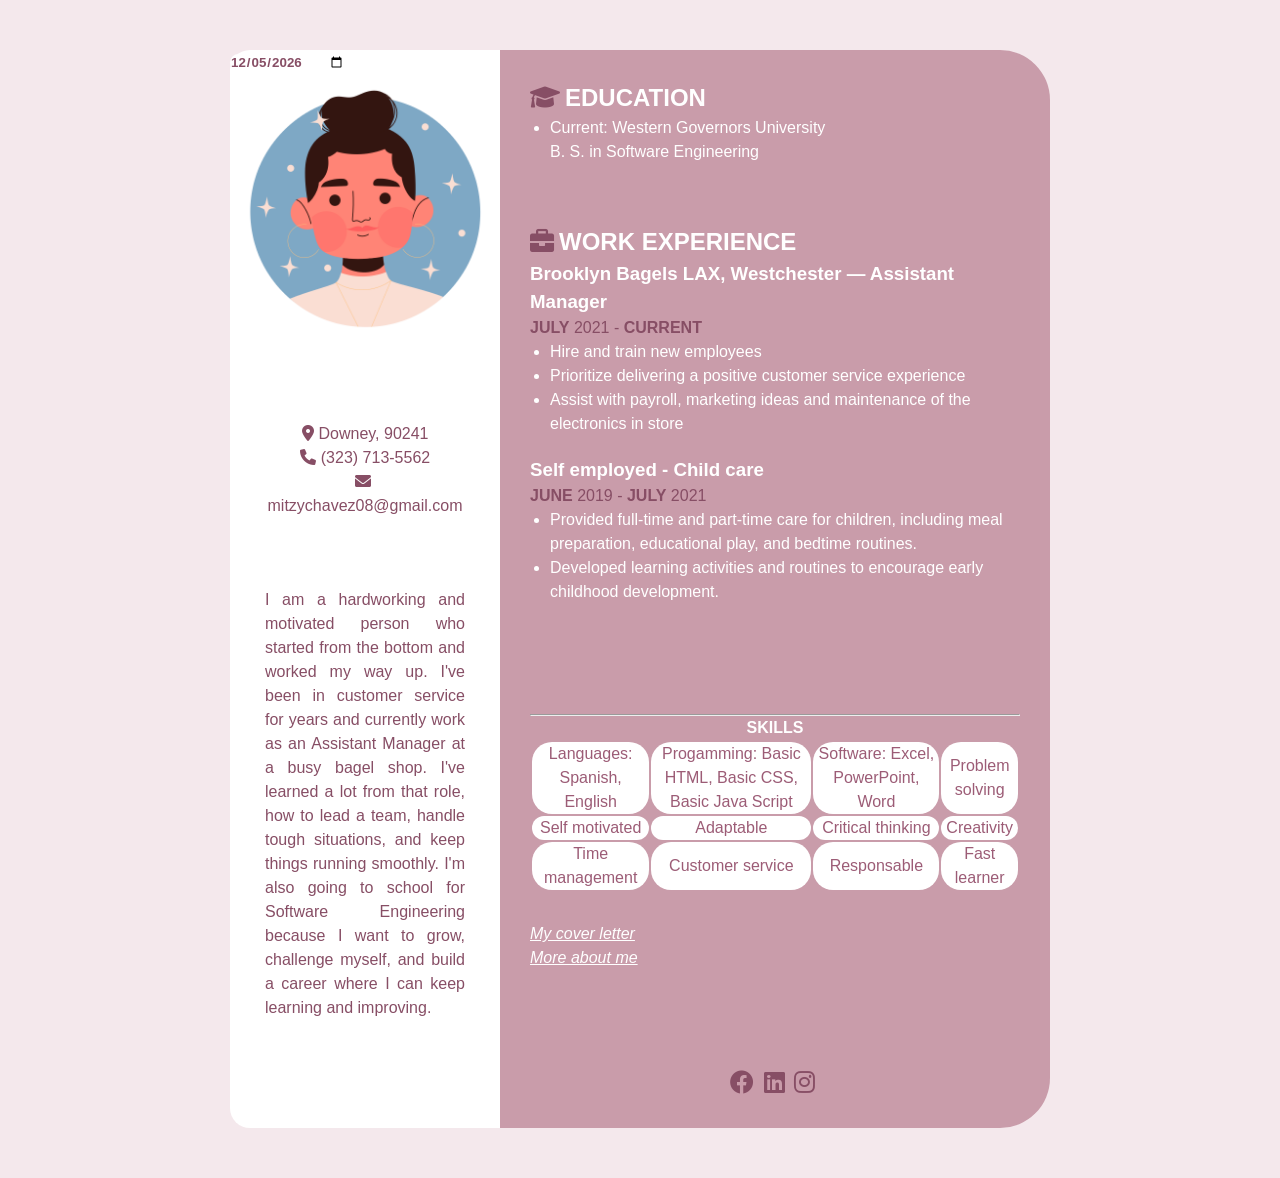
<file: index.html>
<!DOCTYPE html>
<html lang="en">
<head>
  <meta charset="UTF-8">
  <meta name="viewport" content="width=device-width, initial-scale=1.0">
  <title>My Resume</title>
  <link rel="stylesheet" href="css/styles.css">
  <link rel="stylesheet" href="https://cdnjs.cloudflare.com/ajax/libs/font-awesome/6.0.0/css/all.min.css">
</head>
<body class="theme-three">
  <section class="resume">

    
    <header>
    <div class="left">

        <div class="date">
        <input type="date" id="dateInput">
        <script>
          const today = new Date();
          const year = today.getFullYear();
          const month = String(today.getMonth() + 1).padStart(2, '0');
          const day = String(today.getDate()).padStart(2,'0');

          const formattedDate = `${year}-${month}-${day}`;
          const dateInput = document.getElementById('dateInput');
          if (dateInput) {
          dateInput.value = formattedDate;
          }
          
        </script>  
          
      <img class="image" src="[data-uri]" alt="profile" width="200" height="200">
      <div class="info">
        <h1>Mitzy Chavez</h1>
        <p><i class="fa-solid fa-location-dot"></i>Downey, 90241</p>
        <p><i class="fa-solid fa-phone"></i>(323) 713-5562</p>
        <p><i class="fa-solid fa-envelope"></i>mitzychavez08@gmail.com</p>
      </div>
      <article>
      <div class="intro">
        <p>I am a hardworking and motivated person who started from the bottom and worked my way up. I've been in customer service for years and currently work as an Assistant Manager at a busy bagel shop. I've learned a lot from that role, how to lead a team, handle tough situations, and keep things running smoothly. I'm also going to school for Software Engineering because I want to grow, challenge myself, and build a career where I can keep learning and improving.</p>
      </div>
      </article>
    </div>
    </header>

    
    <main>
    <div class="right">
      <div class="edu">
        <h2><i class="fa-solid fa-graduation-cap"></i>EDUCATION</h2>
        <ul>
          <li>Current: Western Governors University<br>
          B. S. in Software Engineering</li>
        </ul>
      </div>
      <div class="work">
        <h2><i class="fa-solid fa-briefcase"></i>WORK EXPERIENCE</h2>
        <h3>Brooklyn Bagels LAX, Westchester — Assistant Manager</h3>
        <p class="date"><span>JULY</span> 2021 - <span>CURRENT</span></p>
        <ul>
          <li>Hire and train new employees</li>
          <li>Prioritize delivering a positive customer service experience</li>
          <li>Assist with payroll, marketing ideas and maintenance of the electronics in store</li>
        </ul>
        <h3>Self employed - Child care</h3>
        <p class="date"><span>JUNE</span> 2019 - <span>JULY</span> 2021</p>
        <ul>
          <li>Provided full-time and part-time care for children, including meal preparation, educational play, and bedtime routines.</li>
          <li>Developed learning activities and routines to encourage early childhood development.</li>
        </ul>
      </div>

      <hr>
      
      <div class="skills">
        <table>
          <caption><strong>SKILLS</strong></caption>
        
          <tr>
            <td>Languages: Spanish, English</td>
            <td>Progamming: Basic HTML, Basic CSS, Basic Java Script</td>
            <td>Software: Excel, PowerPoint, Word</td>
            <td>Problem solving</td>
          </tr>
          <tr>
            <td>Self motivated</td>
            <td>Adaptable</td>
            <td>Critical thinking</td>
            <td>Creativity</td>
          </tr>
          <tr>
            <td>Time management</td>
            <td>Customer service</td>
            <td>Responsable</td>
            <td>Fast learner</td>
          </tr>
        </table>
      </div>
      <nav>
      <div class="coverletter">
        <a href="coverletter.html"><em>My cover letter</em></a>
      </div>
      <div class="goals">
        <a href="career-goals.html"><em>More about me</em></a>
      </div>
      </nav>

      
      <footer>
      <div class="bottom">
        <i class="fa-brands fa-facebook"></i>
        <i class="fa-brands fa-linkedin"></i>
        <i class="fa-brands fa-instagram"></i>
      </div>

    
        
      </div>
      </footer>
    </div>
    <script>
      console.log("Hello, World");
    </script>
    </main>
  </section>
</body>
</html>
</file>
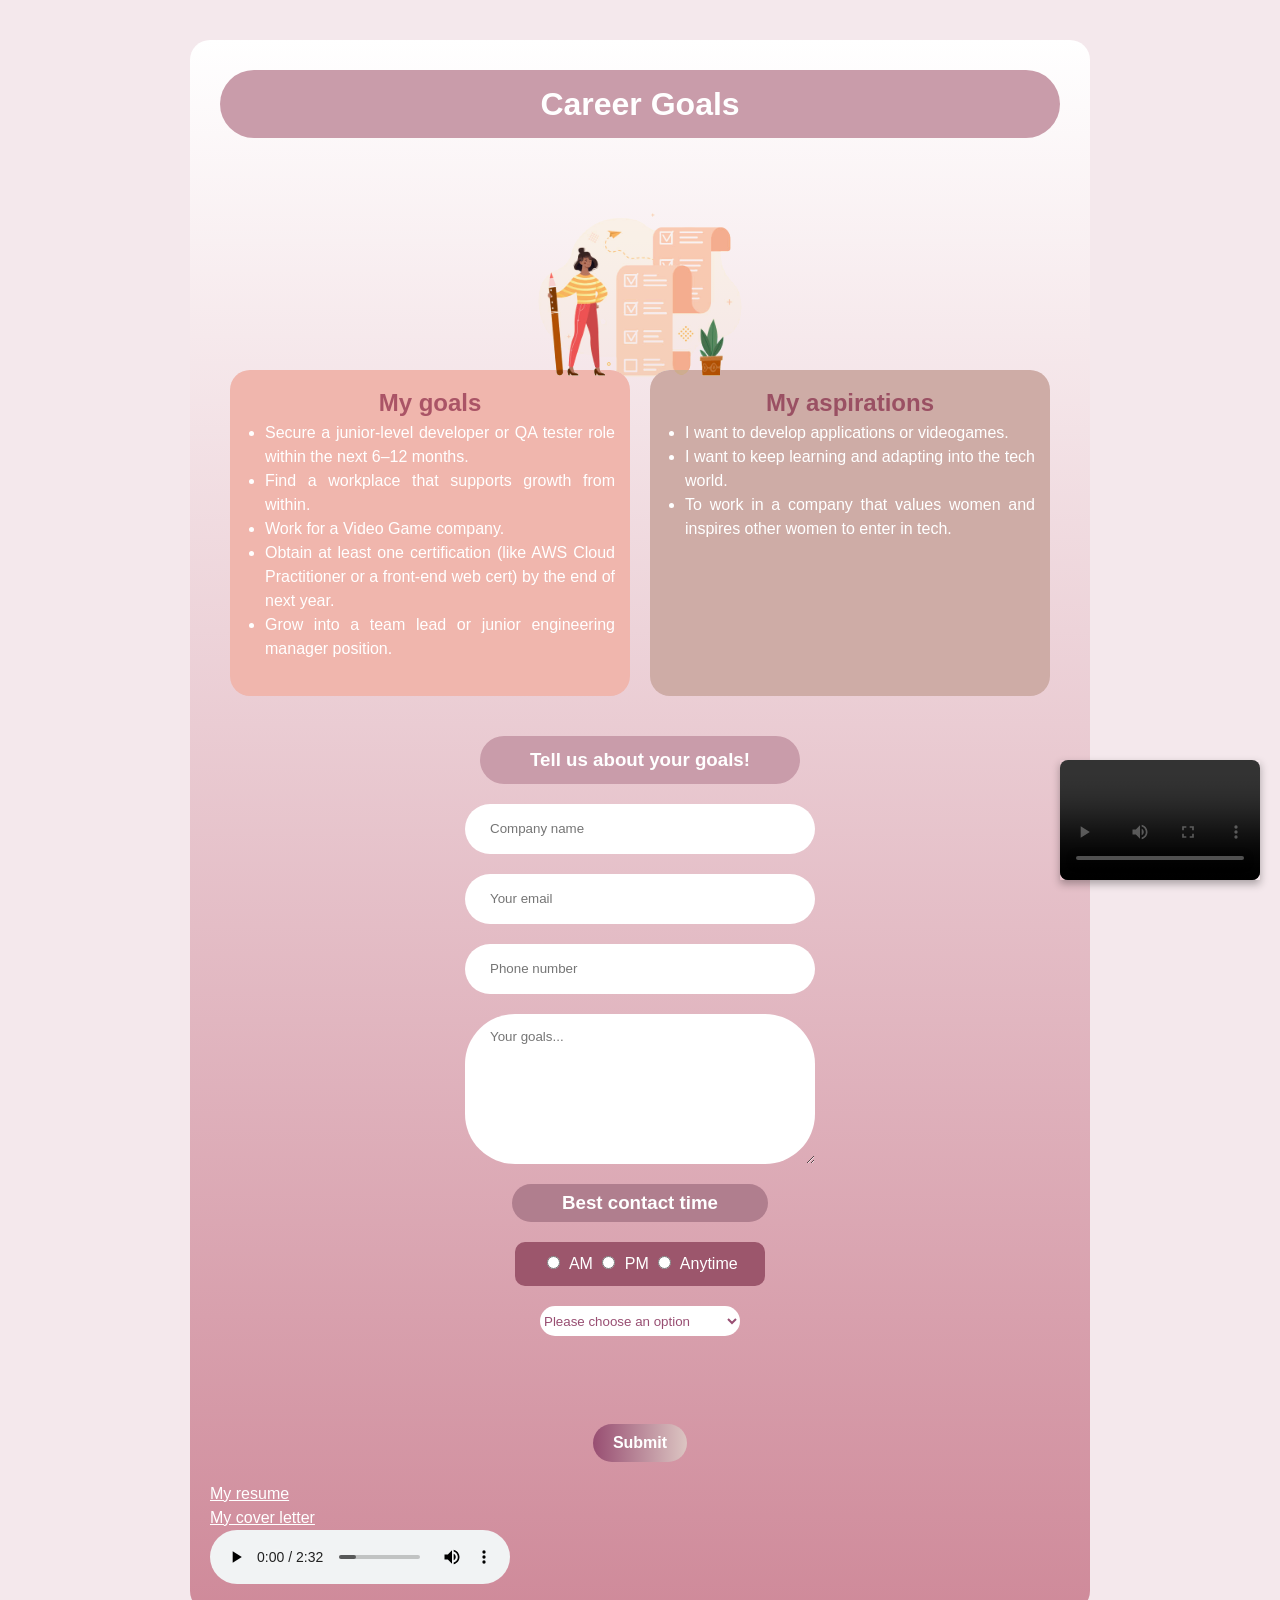
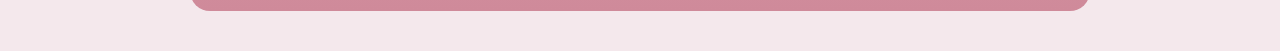
<file: career-goals.html>
<!DOCTYPE html>
<html lang="en">
<head>
  <meta charset="UTF-8">
  <meta name="viewport" content="width=device-width, initial-scale=1.0">
  <title>Career Goals</title>
  <link rel="stylesheet" href="css/styles.css">
</head>

<body class="theme-one">
  <div class="page">
    <header>
      <h1>Career Goals</h1>
    </header>

    <div class="image-left">
      <img src="[data-uri]" alt="goals" width="250" height="250">
    </div> 

    <main>

    <div class="container">
      <div class="goals-left">
        <h2>My goals</h2>
        <ul>
          <li>Secure a junior-level developer or QA tester role within the next 6–12 months.</li>
          <li>Find a workplace that supports growth from within.</li>
          <li>Work for a Video Game company.</li>
          <li>Obtain at least one certification (like AWS Cloud Practitioner or a front-end web cert) by the end of next year.</li>
          <li>Grow into a team lead or junior engineering manager position.</li>
        </ul>
      </div>
      <div class="aspirations-right">
        <h2>My aspirations</h2>
        <ul>
          <li>I want to develop applications or videogames.</li>
          <li>I want to keep learning and adapting into the tech world.</li>
          <li>To work in a company that values women and inspires other women to enter in tech.</li>
        </ul>
      </div>
    </div>

    <div class="contact">
      <form action="https://wp.zybooks.com/form-viewer.php" class="contact-container" method="post">
        <div class="contact-title">
          <h3>Tell us about your goals!</h3>
        </div>
        <input type="text" name="name" placeholder="Company name" class="contact-input">
        <input type="email" name="email" placeholder="Your email" class="contact-input">
        <input type="tel" name="phone" placeholder="Phone number" class="contact-input">
        <textarea name="message" placeholder="Your goals..." class="contact-input"></textarea>


    

   
      <div class="time-title">
        <h3>Best contact time</h3>
      </div>  
      <fieldset>
      
        <input type="radio" id="am" name="time" value="am">
        <label for="am">AM</label>

        <input type="radio" id="pm" name="time" value="pm">
        <label for="pm">PM</label>

        <input type="radio" id="anytime" name="time" value="anytime">
       <label for="anytime">Anytime</label>
      </fieldset>

       <select name="form" id="select">
        <option value="">Please choose an option</option>
        <option value="phone">Phone</option>
        <option value="email">Email</option>
        <option value="text">Text</option>
      </select>

      <br><br>
      <button type="submit">Submit</button>
      </form>
    </div>
    </main>  

    
    <div class="video">
      <video controls>
    <source src="media/goals.mp4" type="video/mp4">
    Your browser does not support the video tag.
      </video>
    </div>

    <footer>
      <nav class="link">
        <a href="index.html">My resume</a><br>
        <a href="coverletter.html">My cover letter</a>
      </nav>
    </footer>
    <audio controls>
      <source src="media/song.mp3" type="audio/mpeg">
      Your browser does not support the audio element.
    </audio>
  </div>  
</body>
</html>
</file>
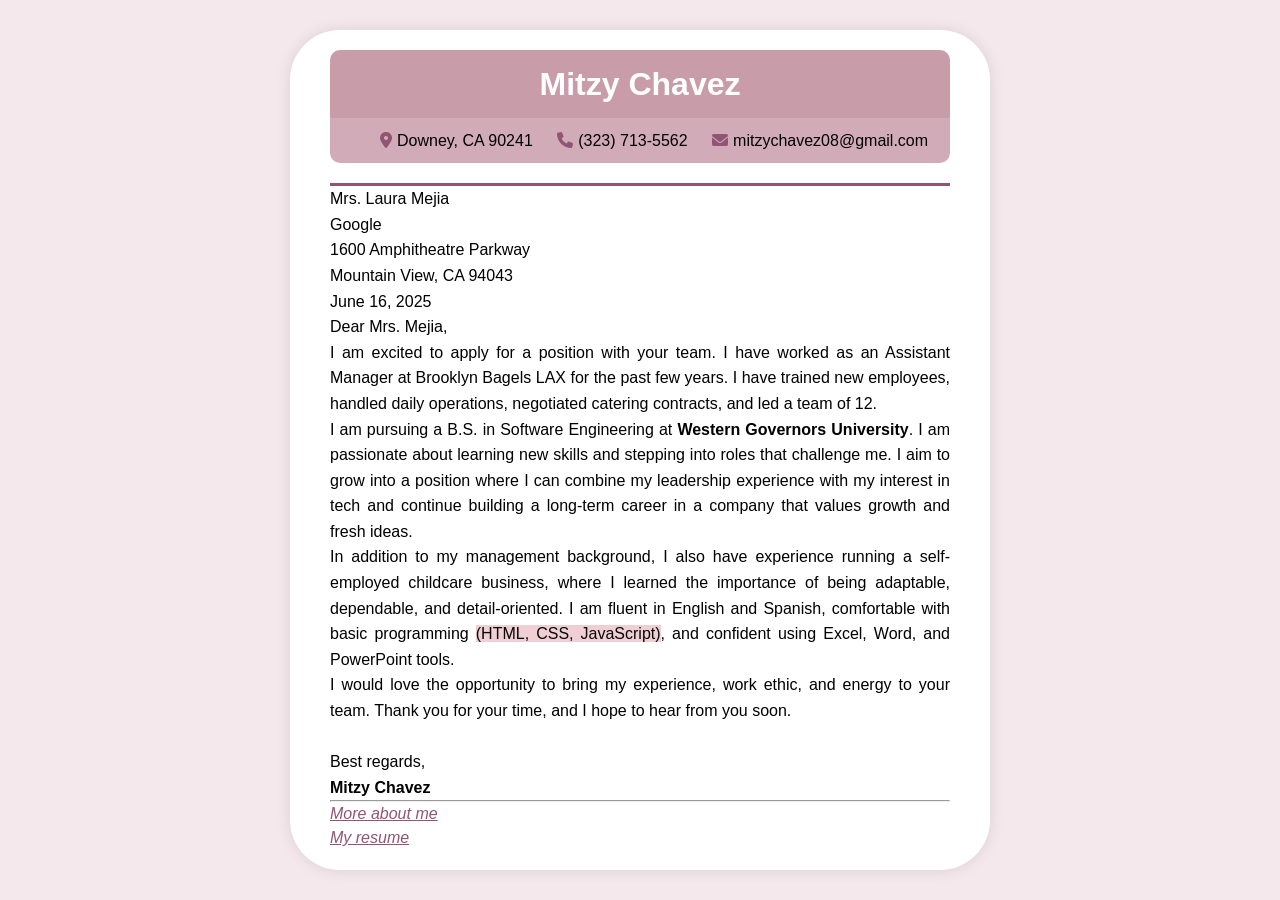
<file: coverletter.html>
<!DOCTYPE html>
<html lang="en">
<head>
  <meta charset="UTF-8" />
  <meta name="viewport" content="width=device-width, initial-scale=1.0"/>
  <title>Cover Letter</title>
  <link rel="stylesheet" href="css/styles.css" />
  <link
    rel="stylesheet"
    href="https://cdnjs.cloudflare.com/ajax/libs/font-awesome/6.0.0/css/all.min.css"
  />
</head>

<body class="theme-two">
  <div class="letter">
    <header>
    <div class="name">
      <h1>Mitzy Chavez</h1>
    </div>

      
    <article>
    <div class="info">
      <p>
        <i class="fa-solid fa-location-dot"></i>Downey, CA 90241
        <i class="fa-solid fa-phone"></i>(323) 713-5562
        <i class="fa-solid fa-envelope"></i>mitzychavez08@gmail.com
      </p>
    </div>
    </article>

    </header> 

    <section>

    <div class="company">
      <p>
        Mrs. Laura Mejia<br />
        Google<br />
        1600 Amphitheatre Parkway<br />
        Mountain View, CA 94043
      </p>
    </div>

    <div class="date">
      <p>June 16, 2025</p>
    </div>
    </section>

    <main>

    <p>Dear Mrs. Mejia,</p>

    <p>
      I am excited to apply for a position with your team. I have worked as an Assistant Manager at Brooklyn Bagels LAX for the past few years. I have trained new employees, handled daily operations, negotiated catering contracts, and led a team of 12.
    </p>

    <p>
      I am pursuing a B.S. in Software Engineering at <span>Western Governors University</span>. I am passionate about learning new skills and stepping into roles that challenge me. I aim to grow into a position where I can combine my leadership experience with my interest in tech and continue building a long-term career in a company that values growth and fresh ideas.
    </p>

    <p>
      In addition to my management background, I also have experience running a self-employed childcare business, where I learned the importance of being adaptable, dependable, and detail-oriented. I am fluent in English and Spanish, comfortable with basic programming <mark>(HTML, CSS, JavaScript)</mark>, and confident using Excel, Word, and PowerPoint tools.
    </p>

    <p>
      I would love the opportunity to bring my experience, work ethic, and energy to your team. Thank you for your time, and I hope to hear from you soon.<br /><br />
      Best regards,<br />
      <strong>Mitzy Chavez</strong>
    </p>
    </main>

    <footer>

    <hr>

    <nav class="career">

       <a href="career-goals.html"><em>More about me</em></a><br>
       <a href="index.html"><em>My resume</em></a>

    </nav>
    </footer>  
  
  </div>

</body>

</html>
</file>
<file: css/styles.css>
*{
  font-family:sans-serif;
  margin: 0;
  padding: 0;
  box-sizing: border-box;
}

ul{
  
  padding-left:20px;
  margin-bottom:20px;
}

/* THEME ONE  */
.theme-one * {
  font-family: sans-serif;
  box-sizing: border-box;
}

body .theme-one  {
  background: #b88e8e;
  
}

.theme-one .page {
  max-width: 900px;
  margin: 40px auto;
  padding: 20px;
  background: linear-gradient(#ffffff, #cf8a9a);
  border-radius: 20px;
}

.theme-one header {
  color: white;
  text-align: center;
  background: #c99caa;
  border-radius: 50px;
  margin: 10px;
  padding: 10px;
}

.theme-one .image-left {
  position: relative;
  top: 50px;
  text-align: center;
}

.theme-one img {
  mix-blend-mode: darken;
  max-width: 100%;
  height: auto;
}

.theme-one .container {
  display: flex;
  justify-content: space-between;
  gap: 20px;
  flex-wrap: wrap;
  padding: 20px;
}

.theme-one .goals-left,
.theme-one .aspirations-right {
  flex: 1 1 45%;
  min-width: 300px;
  padding: 15px;
  border-radius: 20px;
  color: white;
  text-align: justify;
}

.theme-one .goals-left {
  background: #f0b6ad;
}

.theme-one .aspirations-right {
  background: #ceaca6;
}

.theme-one h2 {
  text-align: center;
  color: #6e022b8a;
}

.theme-one .contact {
  padding: 20px;
}

.theme-one .contact-container {
  display: flex;
  flex-direction: column;
  align-items: center;
  justify-content: center;
  gap: 20px;
}

.theme-one .contact-title {
  color: white;
  background: #c99caa;
  border-radius: 50px;
  padding: 10px 50px;
  text-align: center;
}

.theme-one .contact-input {
  width: 100%;
  max-width: 350px;
  height: 50px;
  border: none;
  outline: none;
  padding-left: 25px;
  font-weight: 500;
  color: #b28a8a;
  border-radius: 50px;
}

.theme-one textarea.contact-input {
  height: 150px;
  padding-top: 15px;
  resize: vertical;
}

.theme-one .contact-input:focus {
  border: 2px solid #984e72;
}

.theme-one button {
  color: white;
  font-weight: bold;
  font-size: 1em;
  background: linear-gradient(270deg, #dcc5c2, #984e72);
  border: none;
  border-radius: 20px;
  padding: 10px 20px;
  cursor: pointer;
  display: flex;
  flex-direction: column;
  align-items: center;
  justify-content: center;
  
}

.theme-one .video {
  position: fixed;
  bottom: 20px;
  right: 20px;
  width: 200px;
  height: 120px;
  box-shadow: 0 4px 8px rgba(0,0,0,0.3);
  z-index: 999;
  overflow: hidden;
}

.theme-one .video video {
  width: 100%;
  height:100%;
  border-radius: 8px;
  border: none;
}

.theme-one a {
  color: white;
}

.theme-one fieldset {
  border: none;
  padding: 10px;
  background: #9c566c;
  border-radius: 10px;
  width: 100%;
  max-width: 250px;
  text-align: center;
  color: white;
}

.theme-one .time-title {
  color: white;
  background: #b07e8e;
  border-radius: 50px;
  padding: 5px 50px;
  text-align: center;
}

.theme-one input[type="radio"] {
  accent-color: #984e72;
  margin: 0 5px;
}

.theme-one select {
  width: 100%;
  max-width: 200px;
  height: 30px;
  border-radius: 50px;
  border: none;
  color: #984e72;
  background: #ffffff;
  font-weight: 500;
}

.theme-one select:hover {
  color: #35081b;
}

/*  THEME TWO */
 
}
body.theme-two {
  display: flex;
  justify-content: center;
  align-items: center;
  min-height: 100vh;
  background: #e8dee2;
}

.theme-two .letter {
  background: white;
  padding: 20px 40px;
  max-width: 700px;
  width: 100%;
  box-shadow: 0 0 15px rgba(0, 0, 0, 0.1);
  border-radius: 50px;
}

.theme-two .company {
  border-top: 3px solid #925473;
  margin-top: 20px;
}

.theme-two h1 {
  color: white;
  margin: 0;
}

.theme-two .name {
  text-align: center;
  background: #c99caa;
  border-radius: 10px 10px 0 0;
  padding: 10px;
}

.theme-two .info {
  background: #d1acb8;
  text-align: center;
  text-indent: 20px;
  padding: 10px;
  border-radius: 0 0 10px 10px;
}

.theme-two .letter p {
  text-align: justify;
  line-height: 1.6;
}

.theme-two i {
  color: #925473;
  padding-right: 5px;
}

.theme-two a {
  color: #925473;
}

.theme-two a:hover {
  color: #c99caa;
}

.theme-two span {
  font-weight: bold;
}

.theme-two mark {
  color: #080707;
  background-color: #f0cfd4;
}

/* THEME THREE  */
body  {
  
  line-height: 1.5;
  background: #f4e8ec;
  display: flex;
  justify-content: center;
  align-items: center;
  min-height: 100vh;
}

.theme-three .bottom {
  text-align: center;
  padding-top: 100px;
}

.theme-three .bottom i {
  font-size: 1.5em;
  cursor: pointer;
}

.theme-three .bottom i:hover {
  background-color: #ffffff;
}

.theme-three .coverletter {
  padding-top: 30px;
}

.theme-three i {
  color: #874e65;
  padding-right: 5px;
}

.theme-three a {
  color: white;
}

.theme-three a:hover {
  color: #874e65;
}

.theme-three span {
  font-weight: bold;
}

.theme-three .resume {
  margin: 50px;
  display: flex;
}

.theme-three .resume .left {
  width: 270px;
  background: white;
  border-radius: 20px 0 0 20px;
  min-height: 100%;
}

.theme-three .left .image {
  margin: 10px;
  text-align: center;
  width: 250px;
  height: 250px;
}

.theme-three .left .intro,
.theme-three .left .info {
  padding: 35px;
  text-align: justify;
}

.theme-three .left .info {
  text-align: center;
}

.theme-three .resume .right {
  width: 550px;
  background: #c99caa;
  color: #ffffff;
  border-radius: 0 50px 50px 0;
  padding: 30px;
}

.theme-three th,
.theme-three td {
  border-radius: 20px;
  text-align: center;
  background: white;
  color: #9c5c76;
}

.theme-three h1,
.theme-three h2 {
  color: white;
}

.theme-three .date {
  color: #874e65;
}

.theme-three .edu,
.theme-three .work {
  text-align: left;
}

.theme-three .edu {
  padding-bottom: 40px;
}

.theme-three .work {
  padding-bottom: 90px;
}

.theme-three #dateInput {
  border: none;
  color: #874e65;
  font-weight: bolder;
  border-radius: 20px;
</file>
